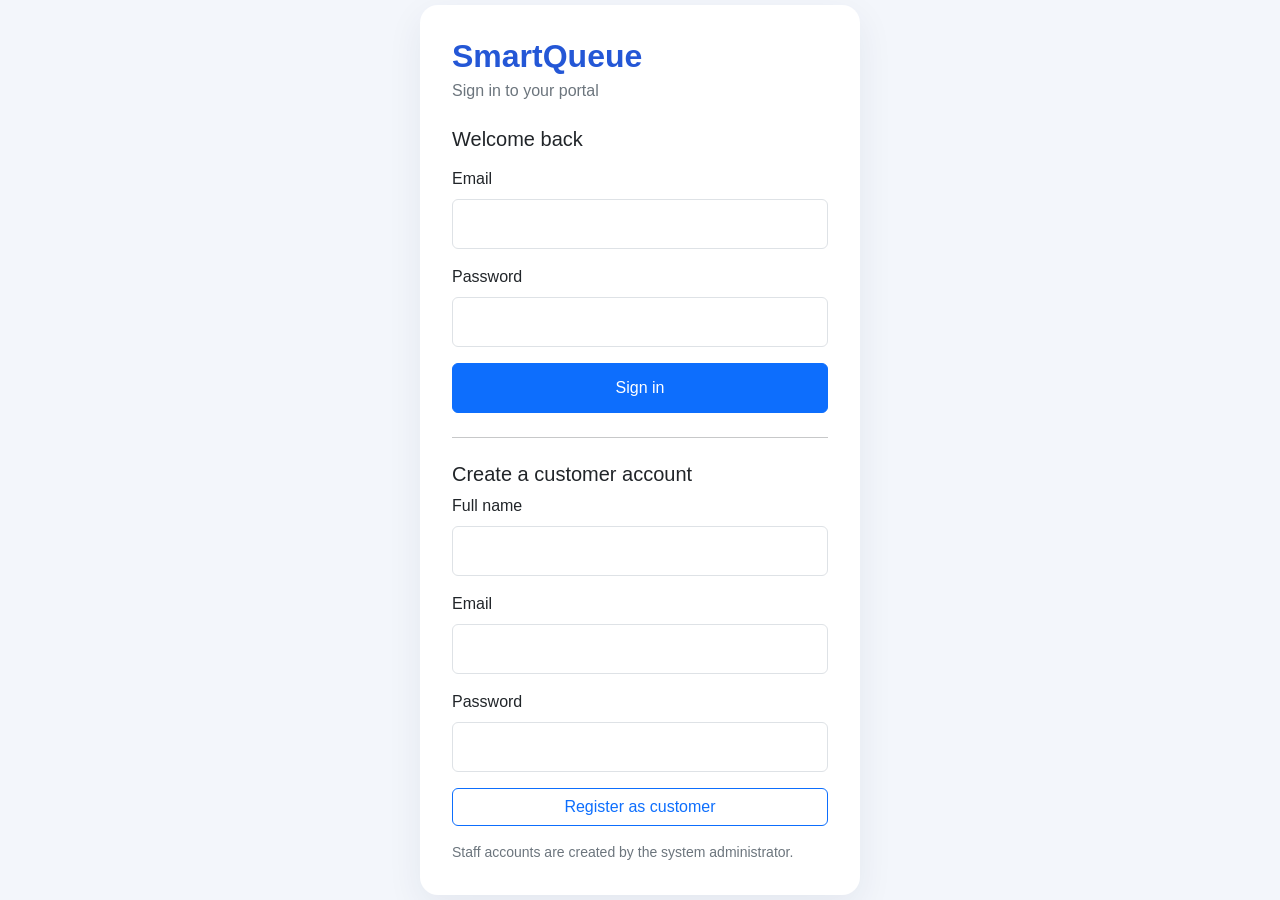
<file: frontend/index.html>
<!DOCTYPE html>
<html lang="en">
<head>
    <meta charset="UTF-8">
    <meta name="viewport" content="width=device-width, initial-scale=1.0">
    <title>SmartQueue – Customer Portal</title>

    <link href="https://fonts.googleapis.com/css2?family=Inter:wght@300;400;500;600;700&display=swap" rel="stylesheet">
    <link href="https://cdn.jsdelivr.net/npm/bootstrap@5.3.3/dist/css/bootstrap.min.css" rel="stylesheet">
    <link href="https://cdn.jsdelivr.net/npm/bootstrap-icons@1.11.3/font/bootstrap-icons.min.css" rel="stylesheet">
    <link rel="stylesheet" href="style.css">
</head>

<body class="bg-light">

<nav class="navbar navbar-expand-lg navbar-dark bg-dark sticky-top shadow-sm">
    <div class="container">
        <a class="navbar-brand fw-bold d-flex align-items-center gap-2" href="index.html">
            <i class="bi bi-layers-fill text-primary"></i> SmartQueue
        </a>

        <button class="navbar-toggler" type="button" data-bs-toggle="collapse"
                data-bs-target="#navbarNav" aria-label="Toggle navigation">
            <span class="navbar-toggler-icon"></span>
        </button>

        <div class="collapse navbar-collapse justify-content-end" id="navbarNav">
            <ul class="navbar-nav align-items-center gap-3">
                <li class="nav-item"><span class="nav-link active">Customer Portal</span></li>
                <li class="nav-item">
                    <button id="logoutBtn" class="btn btn-outline-light btn-sm">Logout</button>
                </li>
                <li class="nav-item">
                    <a href="#book-ticket" class="btn btn-primary btn-sm px-3 text-white fw-semibold">
                        Get Ticket
                    </a>
                </li>
            </ul>
        </div>
    </div>
</nav>

<header class="hero-section py-5 text-white position-relative overflow-hidden">
    <div class="container py-5">
        <div class="row align-items-center">
            <div class="col-lg-7 text-center text-lg-start">
                <span class="badge bg-primary bg-opacity-25 text-primary-emphasis border border-primary-subtle px-3 py-2 rounded-pill mb-3 fw-medium">
                    ✨ Next-Generation Queue Management
                </span>

                <h1 class="display-4 fw-bold mb-3 tracking-tight">
                    Don't wait in line.<br>Know your time.
                </h1>

                <p class="lead text-secondary mb-4">
                    Get a digital queue ticket, track your position, and receive smart alerts
                    when your turn is approaching.
                </p>

                <div class="d-flex flex-wrap gap-3 justify-content-center justify-content-lg-start">
                    <a href="#book-ticket" class="btn btn-primary btn-lg px-4 shadow-sm">
                        Get a Queue Ticket
                    </a>
                    <a href="#live-queue" class="btn btn-outline-light btn-lg px-4">
                        View Live Queue
                    </a>
                </div>
            </div>

            <div class="col-lg-5 mt-5 mt-lg-0">
                <div class="card border-0 shadow-lg p-4 bg-white text-dark rounded-4">
                    <div class="d-flex justify-content-between align-items-center mb-3">
                        <span class="text-uppercase small text-muted fw-bold">Ticket Preview</span>
                        <span class="badge bg-warning text-dark px-2 py-1">WAITING</span>
                    </div>

                    <h2 class="display-5 fw-bold text-primary mb-1">Q-024</h2>
                    <p class="text-muted small mb-3">Sample ticket • General Service</p>

                    <div class="row g-2 text-center mb-3">
                        <div class="col-6 bg-light p-2 rounded-3">
                            <span class="d-block text-muted small">Position</span>
                            <strong class="fs-5">3</strong>
                        </div>
                        <div class="col-6 bg-light p-2 rounded-3">
                            <span class="d-block text-muted small">Est. Wait</span>
                            <strong class="fs-5">18 min</strong>
                        </div>
                    </div>

                    <div class="progress" style="height: 6px;">
                        <div class="progress-bar bg-primary" style="width: 65%"></div>
                    </div>
                </div>
            </div>
        </div>
    </div>
</header>

<main class="container my-5">

    <div id="toastContainer"
         class="toast-container position-fixed bottom-0 end-0 p-3"
         style="z-index:1080;"></div>

    <!-- Ticket tracker -->
    <section id="ticketTrackerSection" class="row mb-5 d-none">
        <div class="col-lg-8 mx-auto">
            <div class="card border-0 shadow-sm rounded-4 overflow-hidden">
                <div class="card-header bg-primary text-white p-4 d-flex justify-content-between align-items-center">
                    <h4 class="mb-0 fw-bold">
                        <i class="bi bi-ticket-perforated me-2"></i>Your Digital Ticket
                    </h4>
                    <button id="cancelTicketBtn" class="btn btn-sm btn-outline-light">Dismiss</button>
                </div>

                <div class="card-body p-4 p-md-5">
                    <div class="row align-items-center">
                        <div class="col-md-5 text-center text-md-start">
                            <span class="text-uppercase small text-muted fw-semibold">Ticket Number</span>
                            <h1 id="trackerTicketNumber" class="display-3 fw-bold text-primary mb-2">Q-000</h1>
                            <div id="trackerStatusBadge" class="badge bg-warning text-dark fs-6 px-3 py-2 mb-3">
                                WAITING
                            </div>
                            <p class="text-muted mb-1">
                                <i class="bi bi-person me-1"></i>
                                <span id="trackerCustomerName">-</span>
                            </p>
                            <p class="text-muted mb-0">
                                <i class="bi bi-briefcase me-1"></i>
                                <span id="trackerServiceType">-</span>
                            </p>
                        </div>

                        <div class="col-md-7 mt-4 mt-md-0 ps-md-4">
                            <div class="row g-3 mb-4">
                                <div class="col-6 bg-light p-3 rounded-3 text-center">
                                    <span class="d-block text-muted small">Queue Position</span>
                                    <h3 id="trackerPosition" class="fw-bold text-dark mb-0">-</h3>
                                </div>
                                <div class="col-6 bg-light p-3 rounded-3 text-center">
                                    <span class="d-block text-muted small">Estimated Wait</span>
                                    <h3 id="trackerWaitTime" class="fw-bold text-dark mb-0">- min</h3>
                                </div>
                            </div>

                            <div class="mb-3">
                                <div class="d-flex justify-content-between small text-muted mb-1">
                                    <span>Expected Service Around</span>
                                    <strong id="trackerExpectedTime" class="text-dark">-</strong>
                                </div>
                                <div class="progress" style="height:10px;">
                                    <div id="trackerProgressBar"
                                         class="progress-bar progress-bar-striped progress-bar-animated bg-primary"
                                         role="progressbar" style="width:100%"></div>
                                </div>
                            </div>

                            <div id="smartAlertBanner"
                                 class="alert alert-info border-0 shadow-sm mt-3 mb-0 d-flex align-items-center gap-3">
                                <i class="bi bi-bell-fill fs-4 text-primary"></i>
                                <div id="smartAlertText" class="small mb-0">
                                    Connecting to queue intelligence...
                                </div>
                            </div>
                        </div>
                    </div>
                </div>
            </div>
        </div>
    </section>

    <!-- Create ticket -->
    <section id="book-ticket" class="row mb-5 justify-content-center">
        <div class="col-lg-6">
            <div class="card border-0 shadow-sm rounded-4 p-4 p-md-5">
                <div class="text-center mb-4">
                    <h3 class="fw-bold text-dark">Request Queue Ticket</h3>
                    <p class="text-muted small">
                        Fill in your details to secure your place in the digital queue.
                    </p>
                </div>

                <form id="ticketForm">
                    <div class="mb-3">
                        <label for="customerName" class="form-label fw-medium">Full Name</label>
                        <input type="text" class="form-control form-control-lg"
                               id="customerName" placeholder="Your account name" readonly required>
                    </div>

                    <div class="mb-3">
                        <label for="serviceType" class="form-label fw-medium">Service Type</label>
                        <select class="form-select form-select-lg" id="serviceType" required>
                            <option value="" selected disabled>Select service...</option>
                            <option value="General">General Inquiry</option>
                            <option value="Billing">Billing &amp; Payments</option>
                            <option value="Technical Support">Technical Support</option>
                            <option value="Consultation">Consultation</option>
                        </select>
                    </div>

                    <div class="row">
                        <div class="col-md-6 mb-3">
                            <label for="priority" class="form-label fw-medium">Priority Level</label>
                            <select class="form-select form-select-lg" id="priority" required>
                                <option value="NORMAL" selected>Normal</option>
                                <option value="HIGH">High (Urgent)</option>
                                <option value="LOW">Low</option>
                            </select>
                        </div>

                        <div class="col-md-6 mb-3">
                            <label for="estimatedServiceTime" class="form-label fw-medium">
                                Est. Duration (min)
                            </label>
                            <input type="number" class="form-control form-control-lg"
                                   id="estimatedServiceTime" value="10" min="1" max="120" required>
                        </div>
                    </div>

                    <button type="submit" id="submitTicketBtn"
                            class="btn btn-primary btn-lg w-100 py-3 fw-semibold shadow-sm mt-2">
                        Generate Digital Ticket
                    </button>
                </form>
            </div>
        </div>
    </section>

    <!-- Live queue -->
    <section id="live-queue" class="row">
        <div class="col-12">
            <div class="d-flex justify-content-between align-items-center mb-4 flex-wrap gap-3">
                <div>
                    <h3 class="fw-bold text-dark mb-1">Live Queue Status</h3>
                    <p class="text-muted small mb-0">Automatically updates every 10 seconds.</p>
                </div>
                <button id="refreshQueueBtn" class="btn btn-outline-secondary btn-sm">
                    <i class="bi bi-arrow-repeat me-1"></i>Refresh Now
                </button>
            </div>

            <div class="card border-0 shadow-sm rounded-4 overflow-hidden">
                <div class="table-responsive">
                    <table class="table table-hover align-middle mb-0">
                        <thead class="table-light text-uppercase fs-7 text-muted">
                            <tr>
                                <th class="ps-4">Position</th>
                                <th>Ticket</th>
                                <th>Customer</th>
                                <th>Service</th>
                                <th>Priority</th>
                                <th>Est. Wait</th>
                                <th class="pe-4 text-end">Status</th>
                            </tr>
                        </thead>
                        <tbody id="liveQueueTableBody">
                            <tr>
                                <td colspan="7" class="text-center py-4 text-muted">
                                    Loading live queue...
                                </td>
                            </tr>
                        </tbody>
                    </table>
                </div>
            </div>
        </div>
    </section>
</main>

<footer class="bg-dark text-white py-4 mt-5">
    <div class="container text-center text-md-start d-md-flex justify-content-between align-items-center">
        <p class="mb-2 mb-md-0 small text-secondary">
            &copy; 2026 SmartQueue Systems. Enterprise Queue Intelligence.
        </p>
        <div class="small text-secondary">Customer Portal</div>
    </div>
</footer>

<script src="https://cdn.jsdelivr.net/npm/bootstrap@5.3.3/dist/js/bootstrap.bundle.min.js"></script>
<script src="script.js"></script>
</body>
</html>
</file>
<file: frontend/style.css>
:root {
    --bs-primary: #2563EB;
    --bs-primary-rgb: 37, 99, 235;
    --bs-body-bg: #F8FAFC;
    --bs-body-color: #0F172A;
}

body {
    font-family: 'Inter', sans-serif;
    background-color: var(--bs-body-bg);
    color: var(--bs-body-color);
}

.tracking-tight {
    letter-spacing: -0.025em;
}

.tracking-wider {
    letter-spacing: 0.05em;
}

.fs-7 {
    font-size: 0.75rem;
}

/* Hero Gradient */
.hero-section {
    background: linear-gradient(135deg, #0F172A 0%, #1E293B 100%);
}

/* Card Enhancements */
.card {
    border-radius: 1rem;
    transition: transform 0.2s ease, box-shadow 0.2s ease;
}

/* Table Enhancements */
.table th {
    font-weight: 600;
    font-size: 0.75rem;
    letter-spacing: 0.05em;
}

.table td {
    padding-top: 1rem;
    padding-bottom: 1rem;
}

/* Responsive border helper */
@media (min-width: 768px) {
    .border-end-md {
        border-right: 1px solid #E2E8F0;
    }
}

/* Toast container positioning */
.toast-container {
    z-index: 1090;
}
</file>
